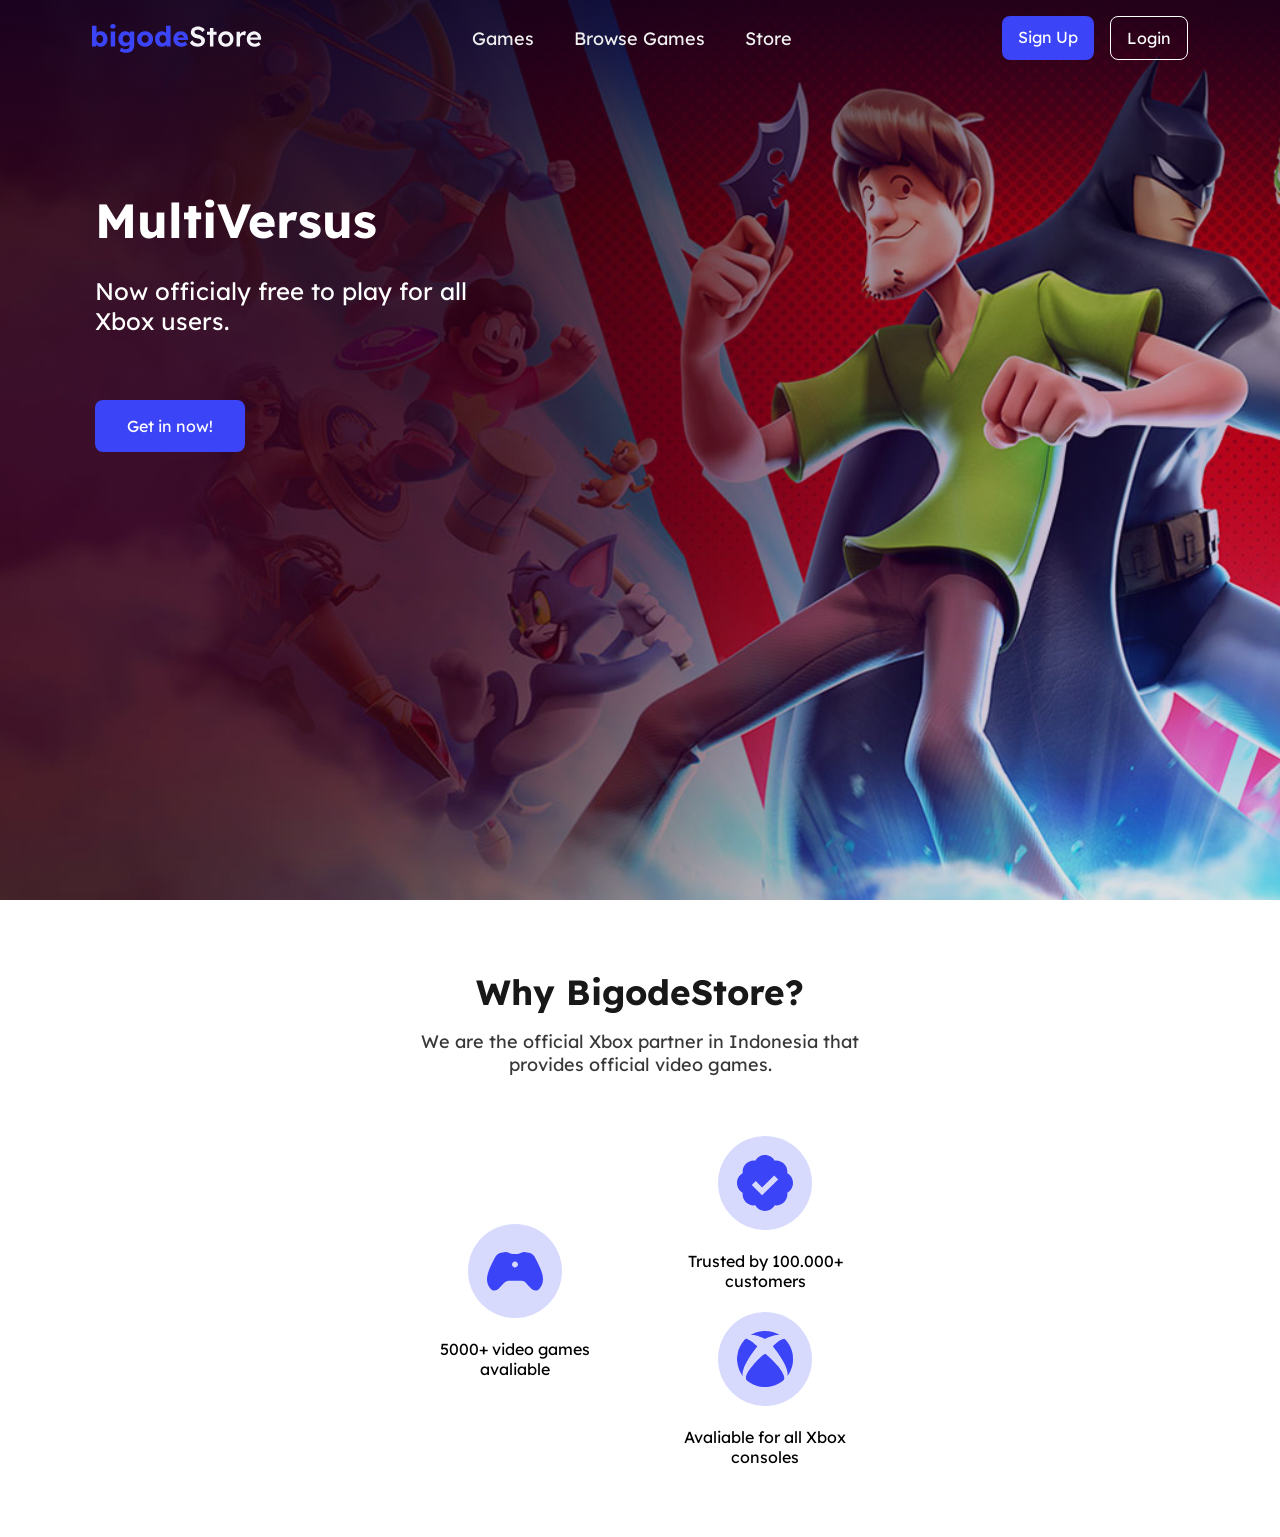
<file: BigodeStore/css/index.html>
<!DOCTYPE html>
<html lang="pt-br">
<head>
    <meta charset="UTF-8">
    <meta name="viewport" content="width=device-width, initial-scale=1.0">
    <title>Bigode Store</title>
    <link rel="preconnect" href="https://fonts.googleapis.com">
<link rel="preconnect" href="https://fonts.gstatic.com" crossorigin>
<link href="https://fonts.googleapis.com/css2?family=Inter:ital,opsz,wght@0,14..32,100..900;1,14..32,100..900&family=Lexend:wght@100..900&display=swap" rel="stylesheet">
    <link rel="stylesheet" href="style.css">
</head>
<body>
    <div class="header-section">
    <header>
            <img src="../img/logo.svg" alt="">
            <nav>
                <a href="#">Games</a>
                <a href="#">Browse Games</a>
                <a href="#">Store</a>
            </nav>
            <div class="btns">
                <a href="#">Sign Up</a>
                <a href="#">Login</a>
            </div>
    </header>
    <section id="hero">
        <h1>MultiVersus</h1>
        <p>Now officialy free to play for all Xbox users.</p>
        <a href="#">Get in now!</a>
    </section>
    </div>
    <main>
        <section id="why-bigode-store">
            <div class="title">
                <h2>Why BigodeStore?</h2>
                <p>We are the official Xbox partner in Indonesia that provides official video games.</p>
            </div>
            <div class="cards">
                <div class="card">
                    <img src="../img/icone1.svg" alt="">
                    <p>5000+ video games avaliable</p>
                </div>
                <div class="card">
                    <img src="../img/icone2.svg" alt="">
                    <p>Trusted by 100.000+ customers</p>
                <div class="card">
                        <img src="../img/icone3.svg" alt="">
                        <p>Avaliable for all Xbox consoles</p>
                    </div>
                </div>
            </div>
        </section>
    </main>
</body>
</html>
</file>
<file: BigodeStore/css/style.css>
* {
    margin: 0;
    padding: 0;
    box-sizing: border-box;
    text-decoration: none;
    font-family: "Lexend", sans-serif;
}

.header-section {
    height: 100vh;
    background-image: url("../img/banner.svg");
    background-repeat: no-repeat;
    background-size: cover;


    & header {
        display: flex;
        justify-content: space-between;
        padding: 16px 92px;
        align-items: center;

        & nav {
            display: flex;
            gap: 40px;

            & a {
                color: #EFEFEF;
                font-size: 18px;
            }
        }

        .btns {
            display: flex;
            gap: 16px;

            & a {
                padding: 11px 16px;
                border-radius: 8px;
                background-color: #3b44f6;
                color: #FFFFFF;
            }

            & a:last-child {
                background-color: transparent;
                border: 1px solid #FFFFFF;
            }
        }
    }

    #hero {
        margin-top: 114px;
        margin-left: 95px;
        color: #FFFFFF;

        & h1 {
            font-size: 48px;
            margin-bottom: 26px;
        }

        & p {
            width: 417px;
            font-size: 24px;
        }

        & a {
            display: inline-block;
            background-color: #3b44f6;
            padding: 16px 32px;
            border-radius: 8px;
            color: #FFFFFF;
            margin-top: 64px;
        }
    }
}

main {
    & #why-bigode-store {
        max-width: 915px;
        margin: auto;
        padding: 70px 0px;
        display: flex;
        gap: 60px;
        flex-direction: column;
        align-items: center;
        text-align: center;

        & .title{
            
            & p {
                font-size: 18px;
                color: #383838;
                width: 473px;
            }

            & h2 {
                margin-bottom: 16px;
                font-size: 35px;
                color: #181818;
            }
        }

        & .cards {
            display: flex;
            justify-content: space-between;

            & .card {
                width: 250px;
                display: flex;
                flex-direction: column;
                justify-content: center;
                align-items: center;
                gap: 21px;

                & img {
                    width: 94px;
                }

                & p {
                    width: 202px;
                }
            }
        }
    }
}
</file>
